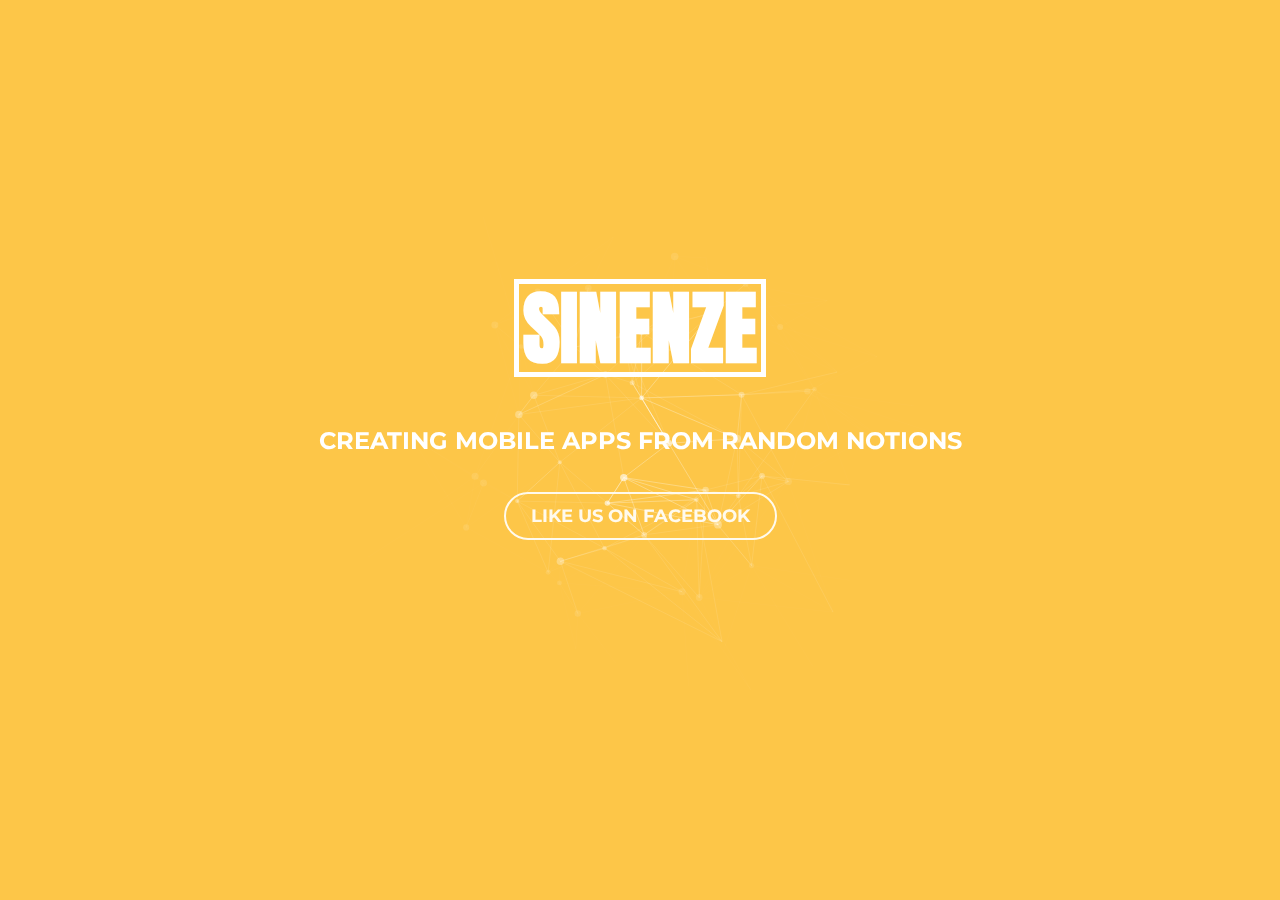
<file: index.html>
<!DOCTYPE html>
<html lang="en">

<head>
	<meta charset="utf-8">
	<meta http-equiv="X-UA-Compatible" content="IE=edge">
	<meta name="viewport" content="width=device-width, initial-scale=1">
	<title>Sinenze</title>
	<link rel="icon" type="image/png" href="./assets/appicon.png">
	<link rel="preconnect" href="https://fonts.googleapis.com">
	<link rel="preconnect" href="https://fonts.gstatic.com" crossorigin>
	<link href="https://fonts.googleapis.com/css2?family=Anton" rel="stylesheet">
	<link href="https://fonts.googleapis.com/css?family=Montserrat:700,900" rel="stylesheet">
	<link type="text/css" rel="stylesheet" href="css/style.css" />
</head>

<body>
	<div id="container" class="container">
		<canvas id="con-dots" width="892" height="100%"></canvas>
		<div id="content" class="content">
			<h1 class="content-main">Sinenze</h1>
			<h2>Creating mobile apps from random notions</h2>
			<br>
			<a href="https://www.facebook.com/sinenze" class="contact-btn">Like us on Facebook</a>
		</div>         
	</div>
	<script type="text/javascript" src="./js/TweenLite.min.js"></script>
	<script type="text/javascript" src="./js/EasePack.min.js"></script>
	<script type="text/javascript" src="./js/ConDots.js"></script>
</body>

</html>
</file>
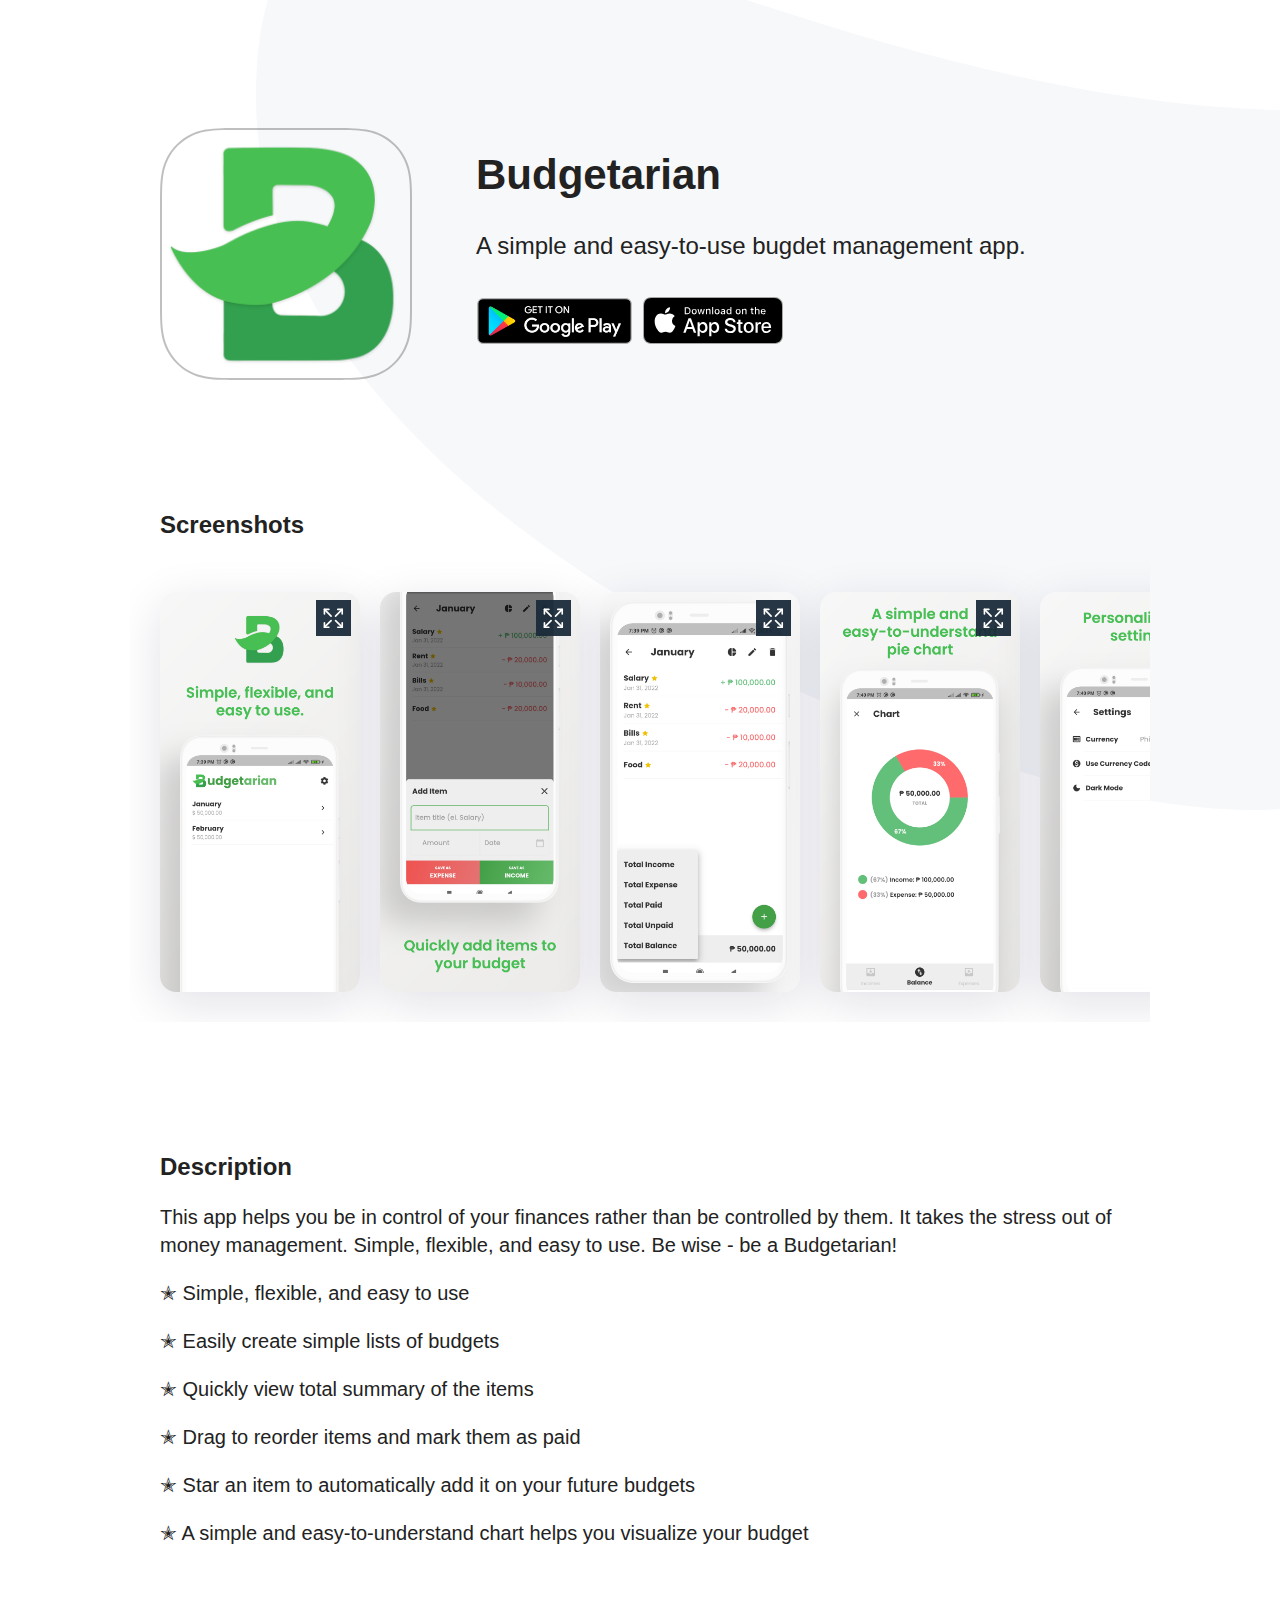
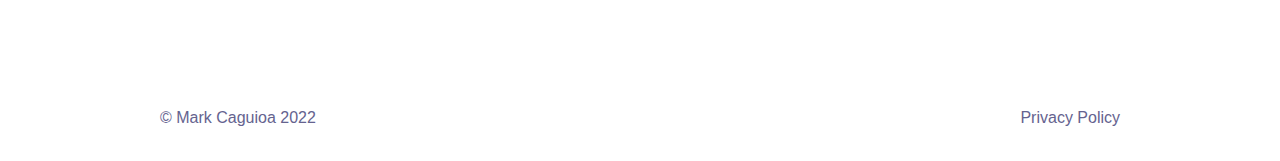
<file: apps/budgetarian/index.html>
<!DOCTYPE html>
<html lang="en">
   <head>
      <meta http-equiv="Content-Type" content="text/html; charset=UTF-8">
      <style id="stndz-style"></style>
      <meta http-equiv="X-UA-Compatible" content="IE=edge">
      <meta name="viewport" content="width=device-width, initial-scale=1.0, maximum-scale=1.0, user-scalable=no">
      <meta name="description" content="A simple and easy-to-use money-management tool.">
      <meta name="theme-color" content="#efeeff">
      <meta name="msapplication-navbutton-color" content="#efeeff">
      <meta name="apple-mobile-web-app-status-bar-style" content="#efeeff">
      <meta property="og:image" content="appicon.png">
      <link rel="icon" type="image/png" href="images/appicon.png">
      <title>Budgetarian</title>
      <meta name="generator" content="Jekyll v4.2.1">
      <meta property="og:title" content="Budgetarian">
      <meta name="author" content="Mark Caguioa">
      <meta property="og:locale" content="en_US">
      <meta name="description" content="A simple and easy-to-use money-management tool.">
      <meta property="og:description" content="A simple and easy-to-use money-management tool.">
      <link rel="canonical" href="https://sinenze/budgetarian">
      <meta property="og:url" content="https://sinenze/budgetarian/">
      <meta property="og:site_name" content="Budgetarian">
      <link href="../assets/app.css" rel="stylesheet">
   </head>
   <body>
      <main>
         <header class="app__header container">
            <div class="app__logo-wrapper"> 
              <img class="app__logo" src="images/appicon.png" alt="Budgetarian Icon">
            </div>
            <div class="app__infos">
               <h1 class="app__name">Budgetarian</h1>
               <p class="app__description">A simple and easy-to-use bugdet management app.</p>
               <div class="app__buttons"> 
                <a href="https://play.google.com/store/apps/details?id=com.mgcaguioa.budgetarian" class="app__button-play" target="_blank">
                  <img src="../assets/google-play-badge.png" alt="Get on Google Play">
                </a> 
                <a href="https://apps.apple.com/us/app/budgetarian/id1610895267" class="app__button-ios" target="_blank">
                  <img src="../assets/ios.svg" alt="Get on Appstore">
                </a>
               </div>
            </div>
         </header>
         <section class="app__screenshots app__section">
            <div class="container">
               <h2 class="app__section-title">Screenshots</h2>
            </div>
            <div class="app__screenshots-wrapper container-desktop">
               <div class="app__screenshots-list">
                  <a href="images/1.png" class="lightbox tobii-zoom">
                     <img src="images/1.png" class="app__screenshot"> 
                     <div class="tobii-zoom__icon">
                        <svg xmlns="http://www.w3.org/2000/svg" viewBox="0 0 24 24" aria-hidden="true" focusable="false">
                           <path stroke="none" d="M0 0h24v24H0z"></path>
                           <polyline points="16 4 20 4 20 8"></polyline>
                           <line x1="14" y1="10" x2="20" y2="4"></line>
                           <polyline points="8 20 4 20 4 16"></polyline>
                           <line x1="4" y1="20" x2="10" y2="14"></line>
                           <polyline points="16 20 20 20 20 16"></polyline>
                           <line x1="14" y1="14" x2="20" y2="20"></line>
                           <polyline points="8 4 4 4 4 8"></polyline>
                           <line x1="4" y1="4" x2="10" y2="10"></line>
                        </svg>
                     </div>
                  </a>
                  <a href="images/2.png" class="lightbox tobii-zoom">
                     <img src="images/2.png" class="app__screenshot"> 
                     <div class="tobii-zoom__icon">
                        <svg xmlns="http://www.w3.org/2000/svg" viewBox="0 0 24 24" aria-hidden="true" focusable="false">
                           <path stroke="none" d="M0 0h24v24H0z"></path>
                           <polyline points="16 4 20 4 20 8"></polyline>
                           <line x1="14" y1="10" x2="20" y2="4"></line>
                           <polyline points="8 20 4 20 4 16"></polyline>
                           <line x1="4" y1="20" x2="10" y2="14"></line>
                           <polyline points="16 20 20 20 20 16"></polyline>
                           <line x1="14" y1="14" x2="20" y2="20"></line>
                           <polyline points="8 4 4 4 4 8"></polyline>
                           <line x1="4" y1="4" x2="10" y2="10"></line>
                        </svg>
                     </div>
                  </a>
                  <a href="images/3.png" class="lightbox tobii-zoom">
                     <img src="images/3.png" class="app__screenshot"> 
                     <div class="tobii-zoom__icon">
                        <svg xmlns="http://www.w3.org/2000/svg" viewBox="0 0 24 24" aria-hidden="true" focusable="false">
                           <path stroke="none" d="M0 0h24v24H0z"></path>
                           <polyline points="16 4 20 4 20 8"></polyline>
                           <line x1="14" y1="10" x2="20" y2="4"></line>
                           <polyline points="8 20 4 20 4 16"></polyline>
                           <line x1="4" y1="20" x2="10" y2="14"></line>
                           <polyline points="16 20 20 20 20 16"></polyline>
                           <line x1="14" y1="14" x2="20" y2="20"></line>
                           <polyline points="8 4 4 4 4 8"></polyline>
                           <line x1="4" y1="4" x2="10" y2="10"></line>
                        </svg>
                     </div>
                  </a>
                  <a href="images/4.png" class="lightbox tobii-zoom">
                     <img src="images/4.png" class="app__screenshot"> 
                     <div class="tobii-zoom__icon">
                        <svg xmlns="http://www.w3.org/2000/svg" viewBox="0 0 24 24" aria-hidden="true" focusable="false">
                           <path stroke="none" d="M0 0h24v24H0z"></path>
                           <polyline points="16 4 20 4 20 8"></polyline>
                           <line x1="14" y1="10" x2="20" y2="4"></line>
                           <polyline points="8 20 4 20 4 16"></polyline>
                           <line x1="4" y1="20" x2="10" y2="14"></line>
                           <polyline points="16 20 20 20 20 16"></polyline>
                           <line x1="14" y1="14" x2="20" y2="20"></line>
                           <polyline points="8 4 4 4 4 8"></polyline>
                           <line x1="4" y1="4" x2="10" y2="10"></line>
                        </svg>
                     </div>
                  </a>
                  <a href="images/5.png" class="lightbox tobii-zoom">
                     <img src="images/5.png" class="app__screenshot"> 
                     <div class="tobii-zoom__icon">
                        <svg xmlns="http://www.w3.org/2000/svg" viewBox="0 0 24 24" aria-hidden="true" focusable="false">
                           <path stroke="none" d="M0 0h24v24H0z"></path>
                           <polyline points="16 4 20 4 20 8"></polyline>
                           <line x1="14" y1="10" x2="20" y2="4"></line>
                           <polyline points="8 20 4 20 4 16"></polyline>
                           <line x1="4" y1="20" x2="10" y2="14"></line>
                           <polyline points="16 20 20 20 20 16"></polyline>
                           <line x1="14" y1="14" x2="20" y2="20"></line>
                           <polyline points="8 4 4 4 4 8"></polyline>
                           <line x1="4" y1="4" x2="10" y2="10"></line>
                        </svg>
                     </div>
                  </a>
               </div>
            </div>
         </section>
         <section class="app__fulldescription app__section container">
            <h2 class="app__section-title">Description</h2>
            <div class="app__fulldescription-content">
               <p>This app helps you be in control of your finances rather than be controlled by them. It takes the stress out of money management. Simple, flexible, and easy to use. Be wise - be a Budgetarian!</p>
                <p>✭ Simple, flexible, and easy to use</p>
                <p>✭ Easily create simple lists of budgets</p>
                <p>✭ Quickly view total summary of the items</p>
                <p>✭ Drag to reorder items and mark them as paid</p>
                <p>✭ Star an item to automatically add it on your future budgets</p>
                <p>✭ A simple and easy-to-understand chart helps you visualize your budget</p>
            </div>
         </section>
      </main>
      <footer class="footer">
         <div class="container">
            <div class="footer__container">
               <p class="footer__love">© Mark Caguioa 2022</p>
               <p class="footer__love"><a href="privacy-policy.html">Privacy Policy</a></p>
            </div>
         </div>
      </footer>
      <div></div>
   </body>
</html>
</file>
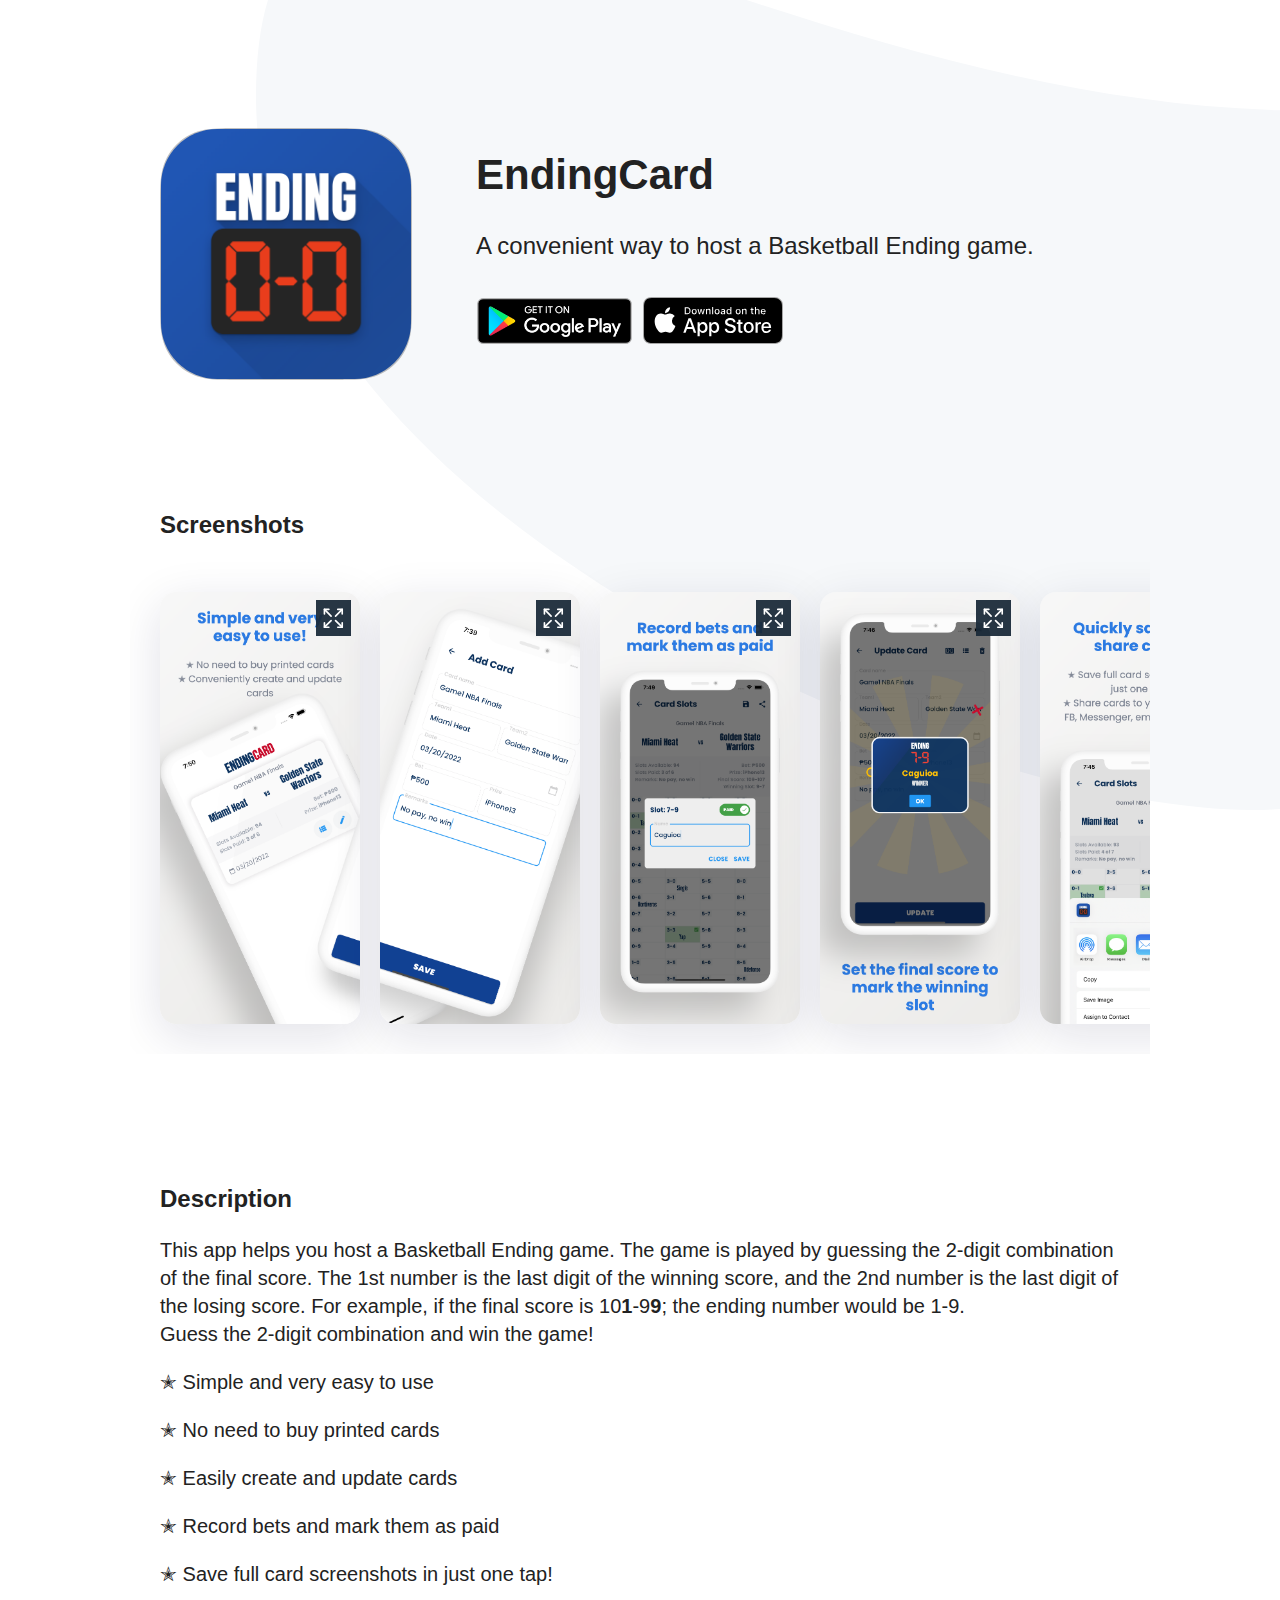
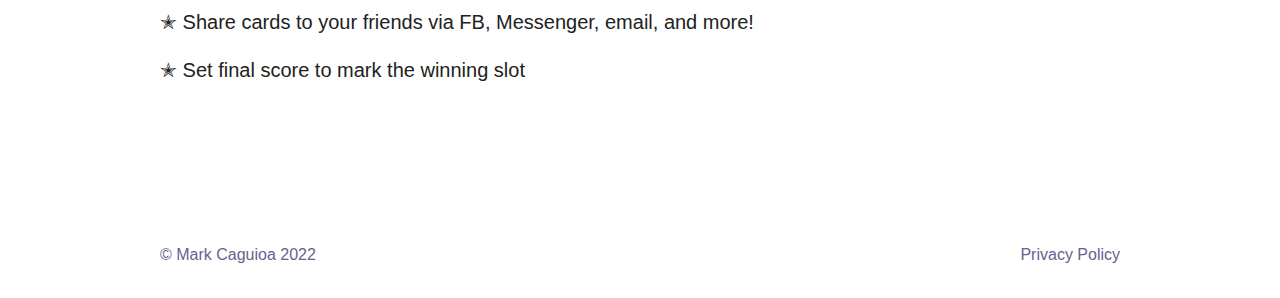
<file: apps/endingcard/index.html>
<!DOCTYPE html>
<html lang="en">
   <head>
      <meta http-equiv="Content-Type" content="text/html; charset=UTF-8">
      <style id="stndz-style"></style>
      <meta http-equiv="X-UA-Compatible" content="IE=edge">
      <meta name="viewport" content="width=device-width, initial-scale=1.0, maximum-scale=1.0, user-scalable=no">
      <meta name="description" content="A simple and easy-to-use money-management tool.">
      <meta name="theme-color" content="#efeeff">
      <meta name="msapplication-navbutton-color" content="#efeeff">
      <meta name="apple-mobile-web-app-status-bar-style" content="#efeeff">
      <meta property="og:image" content="appicon.png">
      <link rel="icon" type="image/png" href="images/appicon.png">
      <title>EndingCard</title>
      <meta name="generator" content="Jekyll v4.2.1">
      <meta property="og:title" content="endingcard">
      <meta name="author" content="Mark Caguioa">
      <meta property="og:locale" content="en_US">
      <meta name="description" content="A simple and easy-to-use money-management tool.">
      <meta property="og:description" content="A simple and easy-to-use money-management tool.">
      <link rel="canonical" href="https://sinenze/endingcard">
      <meta property="og:url" content="https://sinenze/endingcard/">
      <meta property="og:site_name" content="endingcard">
      <link href="../assets/app.css" rel="stylesheet">
   </head>
   <body>
      <main>
         <header class="app__header container">
            <div class="app__logo-wrapper"> 
              <img class="app__logo" src="images/appicon.png" alt="EndingCard Icon">
            </div>
            <div class="app__infos">
               <h1 class="app__name">EndingCard</h1>
               <p class="app__description">A convenient way to host a Basketball Ending game.</p>
               <div class="app__buttons"> 
                <a href="https://play.google.com/store/apps/details?id=com.mgcaguioa.endingcard" class="app__button-play" target="_blank">
                  <img src="../assets/google-play-badge.png" alt="Get on Google Play">
                </a> 
                <a href="https://apps.apple.com/us/app/endingcard/id1614413022" class="app__button-ios" target="_blank">
                  <img src="../assets/ios.svg" alt="Get on Appstore">
                </a>
               </div>
            </div>
         </header>
         <section class="app__screenshots app__section">
            <div class="container">
               <h2 class="app__section-title">Screenshots</h2>
            </div>
            <div class="app__screenshots-wrapper container-desktop">
               <div class="app__screenshots-list">
                  <a href="images/1.png" class="lightbox tobii-zoom">
                     <img src="images/1.png" class="app__screenshot"> 
                     <div class="tobii-zoom__icon">
                        <svg xmlns="http://www.w3.org/2000/svg" viewBox="0 0 24 24" aria-hidden="true" focusable="false">
                           <path stroke="none" d="M0 0h24v24H0z"></path>
                           <polyline points="16 4 20 4 20 8"></polyline>
                           <line x1="14" y1="10" x2="20" y2="4"></line>
                           <polyline points="8 20 4 20 4 16"></polyline>
                           <line x1="4" y1="20" x2="10" y2="14"></line>
                           <polyline points="16 20 20 20 20 16"></polyline>
                           <line x1="14" y1="14" x2="20" y2="20"></line>
                           <polyline points="8 4 4 4 4 8"></polyline>
                           <line x1="4" y1="4" x2="10" y2="10"></line>
                        </svg>
                     </div>
                  </a>
                  <a href="images/2.png" class="lightbox tobii-zoom">
                     <img src="images/2.png" class="app__screenshot"> 
                     <div class="tobii-zoom__icon">
                        <svg xmlns="http://www.w3.org/2000/svg" viewBox="0 0 24 24" aria-hidden="true" focusable="false">
                           <path stroke="none" d="M0 0h24v24H0z"></path>
                           <polyline points="16 4 20 4 20 8"></polyline>
                           <line x1="14" y1="10" x2="20" y2="4"></line>
                           <polyline points="8 20 4 20 4 16"></polyline>
                           <line x1="4" y1="20" x2="10" y2="14"></line>
                           <polyline points="16 20 20 20 20 16"></polyline>
                           <line x1="14" y1="14" x2="20" y2="20"></line>
                           <polyline points="8 4 4 4 4 8"></polyline>
                           <line x1="4" y1="4" x2="10" y2="10"></line>
                        </svg>
                     </div>
                  </a>
                  <a href="images/3.png" class="lightbox tobii-zoom">
                     <img src="images/3.png" class="app__screenshot"> 
                     <div class="tobii-zoom__icon">
                        <svg xmlns="http://www.w3.org/2000/svg" viewBox="0 0 24 24" aria-hidden="true" focusable="false">
                           <path stroke="none" d="M0 0h24v24H0z"></path>
                           <polyline points="16 4 20 4 20 8"></polyline>
                           <line x1="14" y1="10" x2="20" y2="4"></line>
                           <polyline points="8 20 4 20 4 16"></polyline>
                           <line x1="4" y1="20" x2="10" y2="14"></line>
                           <polyline points="16 20 20 20 20 16"></polyline>
                           <line x1="14" y1="14" x2="20" y2="20"></line>
                           <polyline points="8 4 4 4 4 8"></polyline>
                           <line x1="4" y1="4" x2="10" y2="10"></line>
                        </svg>
                     </div>
                  </a>
                  <a href="images/4.png" class="lightbox tobii-zoom">
                     <img src="images/4.png" class="app__screenshot"> 
                     <div class="tobii-zoom__icon">
                        <svg xmlns="http://www.w3.org/2000/svg" viewBox="0 0 24 24" aria-hidden="true" focusable="false">
                           <path stroke="none" d="M0 0h24v24H0z"></path>
                           <polyline points="16 4 20 4 20 8"></polyline>
                           <line x1="14" y1="10" x2="20" y2="4"></line>
                           <polyline points="8 20 4 20 4 16"></polyline>
                           <line x1="4" y1="20" x2="10" y2="14"></line>
                           <polyline points="16 20 20 20 20 16"></polyline>
                           <line x1="14" y1="14" x2="20" y2="20"></line>
                           <polyline points="8 4 4 4 4 8"></polyline>
                           <line x1="4" y1="4" x2="10" y2="10"></line>
                        </svg>
                     </div>
                  </a>
                  <a href="images/5.png" class="lightbox tobii-zoom">
                     <img src="images/5.png" class="app__screenshot"> 
                     <div class="tobii-zoom__icon">
                        <svg xmlns="http://www.w3.org/2000/svg" viewBox="0 0 24 24" aria-hidden="true" focusable="false">
                           <path stroke="none" d="M0 0h24v24H0z"></path>
                           <polyline points="16 4 20 4 20 8"></polyline>
                           <line x1="14" y1="10" x2="20" y2="4"></line>
                           <polyline points="8 20 4 20 4 16"></polyline>
                           <line x1="4" y1="20" x2="10" y2="14"></line>
                           <polyline points="16 20 20 20 20 16"></polyline>
                           <line x1="14" y1="14" x2="20" y2="20"></line>
                           <polyline points="8 4 4 4 4 8"></polyline>
                           <line x1="4" y1="4" x2="10" y2="10"></line>
                        </svg>
                     </div>
                  </a>
               </div>
            </div>
         </section>
         <section class="app__fulldescription app__section container">
            <h2 class="app__section-title">Description</h2>
            <div class="app__fulldescription-content">
               <p>This app helps you host a Basketball Ending game. The game is played by guessing the 2-digit combination of the final score. The 1st number is the last digit of the winning score, and the 2nd number is the last digit of the losing score. For example, if the final score is 10<b>1</b>-9<b>9</b>; the ending number would be 1-9.<br>Guess the 2-digit combination and win the game!</p>
               <p>✭ Simple and very easy to use</p>
               <p>✭ No need to buy printed cards</p>
               <p>✭ Easily create and update cards</p>
               <p>✭ Record bets and mark them as paid</p>
               <p>✭ Save full card screenshots in just one tap!</p>
               <p>✭ Share cards to your friends via FB, Messenger, email, and more!</p>
               <p>✭ Set final score to mark the winning slot</p>
            </div>
         </section>
      </main>
      <footer class="footer">
         <div class="container">
            <div class="footer__container">
               <p class="footer__love">© Mark Caguioa 2022</p>
               <p class="footer__love"><a href="privacy-policy.html">Privacy Policy</a></p>
            </div>
         </div>
      </footer>
      <div></div>
   </body>
</html>
</file>
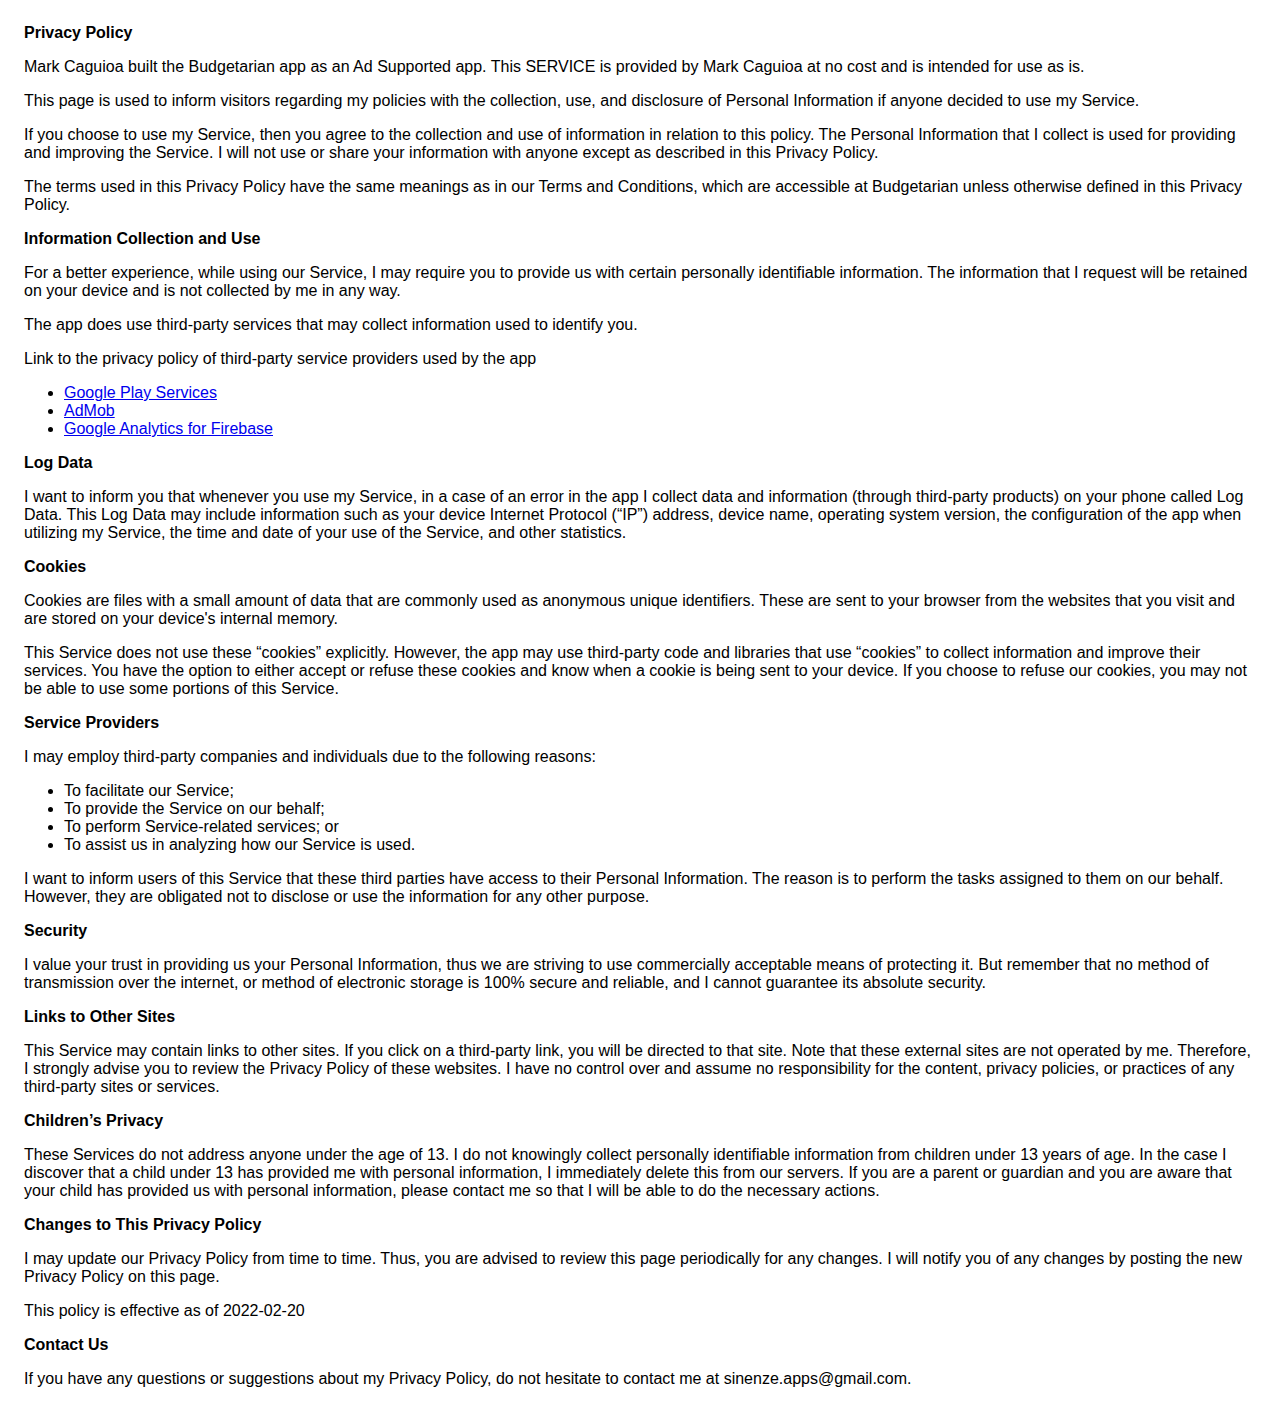
<file: budgetarian/privacy-policy.html>
<!DOCTYPE html>
<html>
   <head>
      <meta charset='utf-8'>
      <meta name='viewport' content='width=device-width'>
      <title>Privacy Policy</title>
      <style> body { font-family: 'Helvetica Neue', Helvetica, Arial, sans-serif; padding:1em; }
      </style>
   </head>
   <body>
      <strong>Privacy Policy</strong>
      <p>
         Mark Caguioa built the Budgetarian app as
         an Ad Supported app. This SERVICE is provided by
         Mark Caguioa at no cost and is intended for use as
         is.
      </p>
      <p>
         This page is used to inform visitors regarding my
         policies with the collection, use, and disclosure of Personal
         Information if anyone decided to use my Service.
      </p>
      <p>
         If you choose to use my Service, then you agree to
         the collection and use of information in relation to this
         policy. The Personal Information that I collect is
         used for providing and improving the Service. I will not use or share your information with
         anyone except as described in this Privacy Policy.
      </p>
      <p>
         The terms used in this Privacy Policy have the same meanings
         as in our Terms and Conditions, which are accessible at
         Budgetarian unless otherwise defined in this Privacy Policy.
      </p>
      <p><strong>Information Collection and Use</strong></p>
      <p>
         For a better experience, while using our Service, I
         may require you to provide us with certain personally
         identifiable information. The information that
         I request will be retained on your device and is not collected by me in any way.
      </p>
      <div>
         <p>
            The app does use third-party services that may collect
            information used to identify you.
         </p>
         <p>
            Link to the privacy policy of third-party service providers used
            by the app
         </p>
         <ul>
            <li><a href="https://www.google.com/policies/privacy/" target="_blank"
               rel="noopener noreferrer">Google Play Services</a></li>
            <li><a href="https://support.google.com/admob/answer/6128543?hl=en" target="_blank"
               rel="noopener noreferrer">AdMob</a></li>
            <li><a href="https://firebase.google.com/policies/analytics" target="_blank"
               rel="noopener noreferrer">Google Analytics for Firebase</a></li>
            <!----><!----><!---->
            <!----><!----><!----><!----><!----><!----><!----><!----><!----><!----><!----><!----><!---->
            <!----><!----><!----><!----><!----><!----><!----><!----><!---->
         </ul>
      </div>
      <p><strong>Log Data</strong></p>
      <p>
         I want to inform you that whenever you
         use my Service, in a case of an error in the app
         I collect data and information (through third-party
         products) on your phone called Log Data. This Log Data may
         include information such as your device Internet Protocol
         (“IP”) address, device name, operating system version, the
         configuration of the app when utilizing my Service,
         the time and date of your use of the Service, and other
         statistics.
      </p>
      <p><strong>Cookies</strong></p>
      <p>
         Cookies are files with a small amount of data that are
         commonly used as anonymous unique identifiers. These are sent
         to your browser from the websites that you visit and are
         stored on your device's internal memory.
      </p>
      <p>
         This Service does not use these “cookies” explicitly. However,
         the app may use third-party code and libraries that use
         “cookies” to collect information and improve their services.
         You have the option to either accept or refuse these cookies
         and know when a cookie is being sent to your device. If you
         choose to refuse our cookies, you may not be able to use some
         portions of this Service.
      </p>
      <p><strong>Service Providers</strong></p>
      <p>
         I may employ third-party companies and
         individuals due to the following reasons:
      </p>
      <ul>
         <li>To facilitate our Service;</li>
         <li>To provide the Service on our behalf;</li>
         <li>To perform Service-related services; or</li>
         <li>To assist us in analyzing how our Service is used.</li>
      </ul>
      <p>
         I want to inform users of this Service
         that these third parties have access to their Personal
         Information. The reason is to perform the tasks assigned to
         them on our behalf. However, they are obligated not to
         disclose or use the information for any other purpose.
      </p>
      <p><strong>Security</strong></p>
      <p>
         I value your trust in providing us your
         Personal Information, thus we are striving to use commercially
         acceptable means of protecting it. But remember that no method
         of transmission over the internet, or method of electronic
         storage is 100% secure and reliable, and I cannot
         guarantee its absolute security.
      </p>
      <p><strong>Links to Other Sites</strong></p>
      <p>
         This Service may contain links to other sites. If you click on
         a third-party link, you will be directed to that site. Note
         that these external sites are not operated by me.
         Therefore, I strongly advise you to review the
         Privacy Policy of these websites. I have
         no control over and assume no responsibility for the content,
         privacy policies, or practices of any third-party sites or
         services.
      </p>
      <p><strong>Children’s Privacy</strong></p>
      <div>
         <p>
            These Services do not address anyone under the age of 13.
            I do not knowingly collect personally
            identifiable information from children under 13 years of age. In the case
            I discover that a child under 13 has provided
            me with personal information, I immediately
            delete this from our servers. If you are a parent or guardian
            and you are aware that your child has provided us with
            personal information, please contact me so that
            I will be able to do the necessary actions.
         </p>
      </div>
      <!----> 
      <p><strong>Changes to This Privacy Policy</strong></p>
      <p>
         I may update our Privacy Policy from
         time to time. Thus, you are advised to review this page
         periodically for any changes. I will
         notify you of any changes by posting the new Privacy Policy on
         this page.
      </p>
      <p>This policy is effective as of 2022-02-20</p>
      <p><strong>Contact Us</strong></p>
      <p>
         If you have any questions or suggestions about my
         Privacy Policy, do not hesitate to contact me at sinenze.apps@gmail.com.
      </p>
   </body>
</html>
</file>
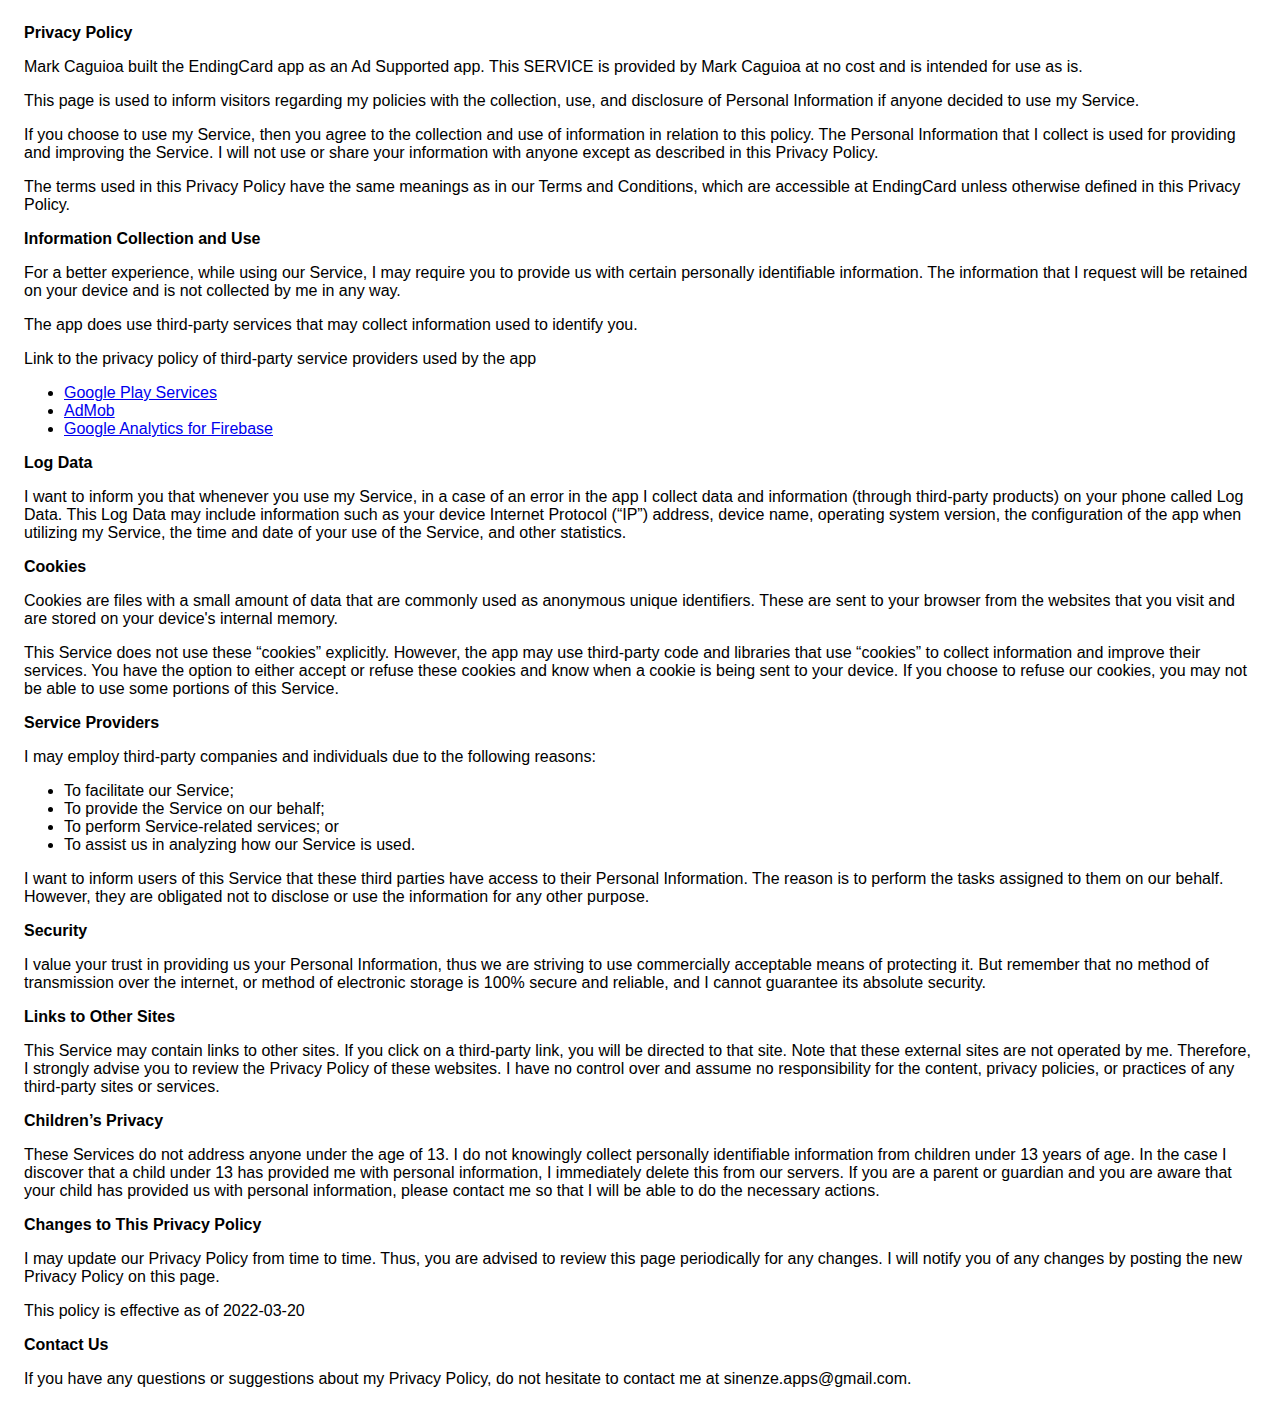
<file: apps/endingcard/privacy-policy.html>
<!DOCTYPE html>
<html>
   <head>
      <meta charset='utf-8'>
      <meta name='viewport' content='width=device-width'>
      <title>Privacy Policy</title>
      <style> body { font-family: 'Helvetica Neue', Helvetica, Arial, sans-serif; padding:1em; }
      </style>
   </head>
   <body>
      <strong>Privacy Policy</strong>
      <p>
         Mark Caguioa built the EndingCard app as
         an Ad Supported app. This SERVICE is provided by
         Mark Caguioa at no cost and is intended for use as
         is.
      </p>
      <p>
         This page is used to inform visitors regarding my
         policies with the collection, use, and disclosure of Personal
         Information if anyone decided to use my Service.
      </p>
      <p>
         If you choose to use my Service, then you agree to
         the collection and use of information in relation to this
         policy. The Personal Information that I collect is
         used for providing and improving the Service. I will not use or share your information with
         anyone except as described in this Privacy Policy.
      </p>
      <p>
         The terms used in this Privacy Policy have the same meanings
         as in our Terms and Conditions, which are accessible at
         EndingCard unless otherwise defined in this Privacy Policy.
      </p>
      <p><strong>Information Collection and Use</strong></p>
      <p>
         For a better experience, while using our Service, I
         may require you to provide us with certain personally
         identifiable information. The information that
         I request will be retained on your device and is not collected by me in any way.
      </p>
      <div>
         <p>
            The app does use third-party services that may collect
            information used to identify you.
         </p>
         <p>
            Link to the privacy policy of third-party service providers used
            by the app
         </p>
         <ul>
            <li><a href="https://www.google.com/policies/privacy/" target="_blank"
               rel="noopener noreferrer">Google Play Services</a></li>
            <li><a href="https://support.google.com/admob/answer/6128543?hl=en" target="_blank"
               rel="noopener noreferrer">AdMob</a></li>
            <li><a href="https://firebase.google.com/policies/analytics" target="_blank"
               rel="noopener noreferrer">Google Analytics for Firebase</a></li>
            <!----><!----><!---->
            <!----><!----><!----><!----><!----><!----><!----><!----><!----><!----><!----><!----><!---->
            <!----><!----><!----><!----><!----><!----><!----><!----><!---->
         </ul>
      </div>
      <p><strong>Log Data</strong></p>
      <p>
         I want to inform you that whenever you
         use my Service, in a case of an error in the app
         I collect data and information (through third-party
         products) on your phone called Log Data. This Log Data may
         include information such as your device Internet Protocol
         (“IP”) address, device name, operating system version, the
         configuration of the app when utilizing my Service,
         the time and date of your use of the Service, and other
         statistics.
      </p>
      <p><strong>Cookies</strong></p>
      <p>
         Cookies are files with a small amount of data that are
         commonly used as anonymous unique identifiers. These are sent
         to your browser from the websites that you visit and are
         stored on your device's internal memory.
      </p>
      <p>
         This Service does not use these “cookies” explicitly. However,
         the app may use third-party code and libraries that use
         “cookies” to collect information and improve their services.
         You have the option to either accept or refuse these cookies
         and know when a cookie is being sent to your device. If you
         choose to refuse our cookies, you may not be able to use some
         portions of this Service.
      </p>
      <p><strong>Service Providers</strong></p>
      <p>
         I may employ third-party companies and
         individuals due to the following reasons:
      </p>
      <ul>
         <li>To facilitate our Service;</li>
         <li>To provide the Service on our behalf;</li>
         <li>To perform Service-related services; or</li>
         <li>To assist us in analyzing how our Service is used.</li>
      </ul>
      <p>
         I want to inform users of this Service
         that these third parties have access to their Personal
         Information. The reason is to perform the tasks assigned to
         them on our behalf. However, they are obligated not to
         disclose or use the information for any other purpose.
      </p>
      <p><strong>Security</strong></p>
      <p>
         I value your trust in providing us your
         Personal Information, thus we are striving to use commercially
         acceptable means of protecting it. But remember that no method
         of transmission over the internet, or method of electronic
         storage is 100% secure and reliable, and I cannot
         guarantee its absolute security.
      </p>
      <p><strong>Links to Other Sites</strong></p>
      <p>
         This Service may contain links to other sites. If you click on
         a third-party link, you will be directed to that site. Note
         that these external sites are not operated by me.
         Therefore, I strongly advise you to review the
         Privacy Policy of these websites. I have
         no control over and assume no responsibility for the content,
         privacy policies, or practices of any third-party sites or
         services.
      </p>
      <p><strong>Children’s Privacy</strong></p>
      <div>
         <p>
            These Services do not address anyone under the age of 13.
            I do not knowingly collect personally
            identifiable information from children under 13 years of age. In the case
            I discover that a child under 13 has provided
            me with personal information, I immediately
            delete this from our servers. If you are a parent or guardian
            and you are aware that your child has provided us with
            personal information, please contact me so that
            I will be able to do the necessary actions.
         </p>
      </div>
      <!----> 
      <p><strong>Changes to This Privacy Policy</strong></p>
      <p>
         I may update our Privacy Policy from
         time to time. Thus, you are advised to review this page
         periodically for any changes. I will
         notify you of any changes by posting the new Privacy Policy on
         this page.
      </p>
      <p>This policy is effective as of 2022-03-20</p>
      <p><strong>Contact Us</strong></p>
      <p>
         If you have any questions or suggestions about my
         Privacy Policy, do not hesitate to contact me at sinenze.apps@gmail.com.
      </p>
   </body>
</html>
</file>
<file: css/style.css>
* {
  -webkit-box-sizing: border-box;
          box-sizing: border-box;
}

body {
  padding: 0;
  margin: 0;
  background:#FDC648;
}

#container {
  position: relative;
}

#container canvas {
  position: absolute;
  width:100%;
  margin:0 auto;
}

#content .content {
  position: absolute;
  width: 100%;
  height: 100%;
  background-size: cover;
  left: 50%;
  top: 50%;
  -webkit-transform: translate(-50%, -50%);
      -ms-transform: translate(-50%, -50%);
          transform: translate(-50%, -50%);
}

.content {
  line-height: 1;
  text-align: center;
  width: 100%;
  height: 50%;
  overflow: auto;
  margin: auto;
  position: absolute;
  top: 0; left: 0; bottom: 0; right: 0;
}

.content .content-main {
  position: relative;
}

.content h1 {
  font-family: 'Anton', sans-serif;
  position: absolute;
  font-size: 80px;
  font-weight: 900;
  margin-bottom: 32px;
  padding: 4px;
  color: #fff;
  text-transform: uppercase;
  display: inline-block;
  border: 5px solid #FFF;
}

.content h2 {
  font-family: 'Montserrat', sans-serif;
  font-size: 24px;
  font-weight: 700;
  text-transform: uppercase;
  color: #fff;
  margin-top: 20px;
  margin-bottom: 15px;
}

.content .home-btn, .content .contact-btn {
  font-family: 'Montserrat', sans-serif;
  display: inline-block;
  font-weight: 700;
  text-decoration: none;
  background-color: transparent;
  border: 2px solid transparent;
  text-transform: uppercase;
  padding: 13px 25px;
  font-size: 18px;
  border-radius: 40px;
  margin: 8px;
  -webkit-transition: 0.2s all;
  transition: 0.2s all;
}

.content .home-btn:hover, .content .contact-btn:hover {
  opacity: 0.9;
}

.content .home-btn {
  color: rgba(255, 0, 36, 0.7);
  background: #fff;
}

.content .contact-btn {
  border: 2px solid rgba(255, 255, 255, 0.9);
  color: rgba(255, 255, 255, 0.9);
}
</file>
<file: apps/assets/app.css>
/*! normalize.css v8.0.1 | MIT License | github.com/necolas/normalize.css */

html {
	-webkit-text-size-adjust: 100%;
	line-height: 1.15
}

body {
	margin: 0
}

main {
	display: block
}

h1 {
	font-size: 2em;
	margin: .67em 0
}

hr {
	box-sizing: content-box;
	height: 0;
	overflow: visible
}

pre {
	font-family: monospace, monospace;
	font-size: 1em
}

a {
	background-color: transparent
}

abbr[title] {
	border-bottom: none;
	text-decoration: underline;
	-webkit-text-decoration: underline dotted;
	text-decoration: underline dotted
}

b,
strong {
	font-weight: bolder
}

code,
kbd,
samp {
	font-family: monospace, monospace;
	font-size: 1em
}

small {
	font-size: 80%
}

sub,
sup {
	font-size: 75%;
	line-height: 0;
	position: relative;
	vertical-align: baseline
}

sub {
	bottom: -.25em
}

sup {
	top: -.5em
}

img {
	border-style: none
}

button,
input,
optgroup,
select,
textarea {
	font-family: inherit;
	font-size: 100%;
	line-height: 1.15;
	margin: 0
}

button,
input {
	overflow: visible
}

button,
select {
	text-transform: none
}

[type=button],
[type=reset],
[type=submit],
button {
	-webkit-appearance: button
}

[type=button]::-moz-focus-inner,
[type=reset]::-moz-focus-inner,
[type=submit]::-moz-focus-inner,
button::-moz-focus-inner {
	border-style: none;
	padding: 0
}

[type=button]:-moz-focusring,
[type=reset]:-moz-focusring,
[type=submit]:-moz-focusring,
button:-moz-focusring {
	outline: 1px dotted ButtonText
}

fieldset {
	padding: .35em .75em .625em
}

legend {
	box-sizing: border-box;
	color: inherit;
	display: table;
	max-width: 100%;
	padding: 0;
	white-space: normal
}

progress {
	vertical-align: baseline
}

textarea {
	overflow: auto
}

[type=checkbox],
[type=radio] {
	box-sizing: border-box;
	padding: 0
}

[type=number]::-webkit-inner-spin-button,
[type=number]::-webkit-outer-spin-button {
	height: auto
}

[type=search] {
	-webkit-appearance: textfield;
	outline-offset: -2px
}

[type=search]::-webkit-search-decoration {
	-webkit-appearance: none
}

::-webkit-file-upload-button {
	-webkit-appearance: button;
	font: inherit
}

details {
	display: block
}

summary {
	display: list-item
}

[hidden],
template {
	display: none
}

:root {
	--base-font-size: 18px;
	--transition-duration: 0.3s;
	--transition-timing-function: cubic-bezier(0.19, 1, 0.22, 1);
	--zoom-icon-background: rgba(25, 41, 56, 0.94);
	--zoom-icon-color: #fff;
	--lightbox-background: rgba(0, 0, 0, 0.85);
	--lightbox-z-index: 1337;
	--caption-background: rgba(0, 0, 0, 0.8);
	--caption-color: #eee;
	--counter-background: transparent;
	--counter-color: #fff;
	--button-background: transparent;
	--button-navigation-background: rgba(0, 0, 0, 0.5);
	--button-color: #fff;
	--loader-color: #fff;
	--slide-max-height: calc(100vh - 2.77778em);
	--slide-max-width: 100vw
}

.tobii-zoom {
	border: 0;
	box-shadow: none;
	display: inline-block;
	position: relative;
	text-decoration: none
}

.tobii-zoom img {
	display: block
}

.tobii-zoom__icon {
	align-items: center;
	background-color: var(--zoom-icon-background);
	color: var(--zoom-icon-color);
	display: flex;
	height: 1.77778em;
	justify-content: center;
	line-height: 1;
	position: absolute;
	right: .44444em;
	top: .44444em;
	width: 1.77778em
}

.tobii-zoom__icon svg {
	fill: none;
	stroke-linecap: round;
	stroke-linejoin: round;
	stroke-width: 1.5;
	stroke: currentColor;
	height: 1.33333em;
	pointer-events: none;
	width: 1.33333em
}

.tobii-is-open {
	overflow-y: hidden
}

.tobii {
	background-color: var(--lightbox-background);
	bottom: 0;
	box-sizing: border-box;
	contain: strict;
	font-size: var(--base-font-size);
	left: 0;
	line-height: 1.5;
	overflow: hidden;
	position: fixed;
	right: 0;
	top: 0;
	z-index: var(--lightbox-z-index)
}

.tobii[aria-hidden=true] {
	display: none
}

.tobii *,
.tobii :after,
.tobii :before {
	box-sizing: inherit
}

.tobii__slider {
	bottom: 0;
	left: 0;
	position: absolute;
	right: 0;
	top: 2.77778em;
	will-change: transform
}

.tobii__slider[aria-hidden=true] {
	display: none
}

@media screen and (prefers-reduced-motion:no-preference) {
	.tobii__slider--animate:not(.tobii__slider--is-dragging) {
		transition-duration: var(--transition-duration);
		transition-property: transform;
		transition-timing-function: var(--transition-timing-function)
	}
}

.tobii__slider--is-draggable [data-type] {
	cursor: -webkit-grab;
	cursor: grab
}

.tobii__slider--is-dragging [data-type] {
	cursor: -webkit-grabbing;
	cursor: grabbing
}

.tobii__slide {
	align-items: center;
	display: flex;
	height: 100%;
	justify-content: center;
	width: 100%
}

.tobii__slide:not(.tobii__slide--is-active) {
	visibility: hidden
}

@media screen and (prefers-reduced-motion:no-preference) {
	.tobii__slide:not(.tobii__slide--is-active) {
		transition-duration: var(--transition-duration);
		transition-property: visibility;
		transition-timing-function: var(--transition-timing-function)
	}
}

.tobii__slide [data-type] {
	-ms-scroll-chaining: none;
	max-height: var(--slide-max-height);
	max-width: var(--slide-max-width);
	overflow: hidden;
	overflow-y: auto;
	overscroll-behavior: contain
}

.tobii__slide iframe,
.tobii__slide video {
	display: block!important
}

.tobii__slide figure {
	margin: 0;
	position: relative
}

.tobii__slide figure>img {
	display: block;
	height: auto;
	max-height: var(--slide-max-height);
	max-width: var(--slide-max-width);
	width: auto
}

.tobii__slide figure>figcaption {
	background-color: var(--caption-background);
	bottom: 0;
	color: var(--caption-color);
	padding: .22222em .44444em;
	position: absolute;
	white-space: pre-wrap;
	width: 100%
}

.tobii__slide [data-type=html] video {
	cursor: auto;
	max-height: var(--slide-max-height);
	max-width: var(--slide-max-width)
}

.tobii__slide [data-type=iframe] {
	-webkit-overflow-scrolling: touch;
	transform: translateZ(0)
}

.tobii__slide [data-type=iframe] iframe {
	height: var(--slide-max-height);
	width: var(--slide-max-width)
}

.tobii__btn {
	-webkit-appearance: none;
	-moz-appearance: none;
	appearance: none;
	background-color: var(--button-background);
	border: .05556em solid transparent;
	color: var(--button-color);
	cursor: pointer;
	font: inherit;
	line-height: 1;
	margin: 0;
	opacity: .5;
	padding: 0;
	position: absolute;
	touch-action: manipulation;
	will-change: opacity;
	z-index: 1
}

@media screen and (prefers-reduced-motion:no-preference) {
	.tobii__btn {
		transition-duration: var(--transition-duration);
		transition-property: opacity, transform;
		transition-timing-function: var(--transition-timing-function);
		will-change: opacity, transform
	}
}

.tobii__btn svg {
	fill: none;
	stroke-linecap: round;
	stroke-linejoin: round;
	stroke-width: 1;
	stroke: currentColor;
	height: 3.33333em;
	pointer-events: none;
	width: 3.33333em
}

.tobii__btn--next,
.tobii__btn--previous {
	background-color: var(--button-navigation-background);
	border-radius: .27778em;
	top: 50%;
	transform: translateY(-50%)
}

.tobii__btn--previous {
	left: .88889em
}

.tobii__btn--next {
	right: .88889em
}

.tobii__btn--close {
	height: 2.22222em;
	right: .27778em;
	top: .27778em;
	width: 2.22222em
}

.tobii__btn--close svg {
	height: 100%;
	transform: scale(1.4);
	width: 100%
}

.tobii__btn:disabled,
.tobii__btn[aria-hidden=true] {
	cursor: default;
	visibility: hidden
}

.tobii__counter {
	background-color: var(--counter-background);
	color: var(--counter-color);
	font-size: 1.11111em;
	left: .83333em;
	line-height: 1;
	opacity: .8;
	position: absolute;
	top: .83333em;
	z-index: 1
}

.tobii__counter[aria-hidden=true] {
	display: none
}

.tobii__loader {
	display: inline-block;
	height: 5.55556em;
	left: 50%;
	position: absolute;
	top: 50%;
	transform: translate(-50%, -50%);
	width: 5.55556em
}

.tobii__loader:before {
	-webkit-animation: spin 1s infinite;
	animation: spin 1s infinite;
	border: .22222em solid #949ba3;
	border-radius: 100%;
	border-top: .22222em solid var(--loader-color);
	bottom: 0;
	content: "";
	left: 0;
	position: absolute;
	right: 0;
	top: 0;
	z-index: 1
}

@-webkit-keyframes spin {
	to {
		transform: rotate(1turn)
	}
}

@keyframes spin {
	to {
		transform: rotate(1turn)
	}
}

.tobii__slide .tobii-html {
	background: #fff;
	max-width: 800px;
	padding: 10px 20px
}

:root {
	--font-xl: 42px;
	--font-lg: 24px;
	--font-md: 20px;
	--font-sm: 18px;
	--font-xs: 16px;
	--font-xxs: 14px
}

@media (max-width:768px) {
	:root {
		--font-xl: 18px;
		--font-lg: 16px;
		--font-md: 14px;
		--font-sm: 12px;
		--font-xs: 12px;
		--font-xxs: 12px
	}
}

body {
	background-image: url([data-uri]);
	background-position-x: 20vw;
	background-position-y: -10vh;
	background-repeat: no-repeat;
	background-size: cover;
	background-attachment: fixed!important;
	color: #222;
	display: flex;
	flex-direction: column;
	font-family: -apple-system, BlinkMacSystemFont, Segoe UI, Roboto, Oxygen-Sans, Ubuntu, Cantarell, Helvetica Neue, sans-serif;
	font-size: var(--font-md);
	line-height: 1.4;
	min-height: 100vh
}

main {
	flex: 1;
	width: 100%
}

a {
	color: #65638f;
	text-decoration: none
}

a:hover {
	color: #5a51fe
}

.button {
	background: linear-gradient(65deg, #da552f, #ea8e39);
	border: none;
	border-radius: 2px;
	box-shadow: 0 8px 24px rgba(32, 43, 54, .12);
	color: #fff;
	cursor: pointer;
	display: flex;
	display: inline-flex;
	font-family: Heebo, sans-serif;
	font-size: var(--font-xxs);
	font-weight: 700;
	justify-content: center;
	letter-spacing: 0;
	line-height: 16px;
	mix-blend-mode: multiply;
	padding: 16px 32px;
	text-align: center;
	text-decoration: none!important;
	text-transform: uppercase;
	transition: all .15s ease;
	white-space: nowrap
}

.button:hover {
	box-shadow: 0 8px 24px rgba(32, 43, 54, .25);
	color: #fff
}

.button--link {
	background: transparent;
	box-shadow: none;
	color: #5a51fe
}

.button--link:hover {
	box-shadow: none;
	color: #8751fe
}

.accent {
	color: #5a51fe
}

.container {
	margin: auto;
	max-width: 960px;
	padding: 0 30px
}

h1,
h2 {
	font-family: Heebo, sans-serif
}

.container-desktop {
	margin: auto;
	max-width: 960px;
	padding: 0 30px
}

@media (max-width:768px) {
	.container-desktop {
		max-width: 100%;
		padding: 0
	}
}

.tobi-zoom__icon {
	display: none
}

.app__header {
	align-items: center;
	display: flex;
	flex-direction: row;
	margin-bottom: 128px;
	margin-top: 128px
}

@media (max-width:768px) {
	.app__header {
		align-items: flex-start;
		margin-bottom: 16px;
		margin-top: 32px
	}
}

.app__logo-wrapper {
	background-image: url(ios-mask-border-128.svg);
	background-repeat: no-repeat;
	background-size: contain;
	display: inline-block;
	height: 100%;
	margin-right: 64px;
	max-height: 250px;
	max-width: 250px;
	padding: 1px;
	width: 100%
}

@media (max-width:768px) {
	.app__logo-wrapper {
		margin-right: 16px;
		max-height: 100px;
		max-width: 100px
	}
}

.app__logo {
	border-radius: 22.5%;
	mask-size: cover;
	width: 100%;
	height: auto;
}

.app__name {
	font-size: var(--font-xl);
	margin: 0
}

.app__description {
	font-size: var(--font-lg)
}

@media (max-width:768px) {
	.app__description {
		margin-bottom: 0;
		margin-top: 8px
	}
}

.app__screenshots-list {
	grid-column-gap: 20px;
	display: grid;
	grid-template-columns: 200px 200px 200px 200px 200px 200px;
	padding: 30px 0
}

@media (max-width:768px) {
	.app__screenshots-list {
		padding: 32px;
		width: 800px
	}
}

.app__screenshot {
	border-radius: 16px;
	box-shadow: 0 12px 48px rgba(17, 16, 62, .12);
	cursor: pointer;
	transform: scale(1);
	transition: all .3s ease-in-out;
	width: 100%
}

.app__screenshot:hover {
	box-shadow: 0 24px 48px rgba(17, 16, 62, .12);
	transform: scale(1.05)
}

.app__screenshots-wrapper {
	overflow-y: auto
}

.app__buttons {
	align-items: center;
	display: flex;
	flex-direction: row;
	margin-left: -9.8px
}

.app__buttons--mobile {
	display: none
}

@media (max-width:768px) {
	.app__buttons {
		margin-bottom: 64px;
		margin-left: 0
	}
	.app__buttons--mobile {
		display: flex;
		justify-content: center
	}
	.app__buttons--desktop {
		display: none
	}
}

.app__button-play img {
	width: 176.4px
}

.app__button-ios img {
	width: 140px
}

.app__button-web {
	margin-left: 12px
}

.app__button-web img {
	width: 157px
}

@media (max-width:768px) {
	.app__button-play img {
		width: 126px
	}
	.app__button-ios img {
		width: 100px
	}
	.app__button-web {
		margin-left: 8px
	}
	.app__button-web img {
		width: 112px
	}
}

.app__section-title {
	font-size: var(--font-lg)
}

.app__section {
	margin-bottom: 128px
}

@media (max-width:768px) {
	.app__section {
		margin-bottom: 64px
	}
}

.app__featured-content {
	grid-column-gap: 32px;
	align-items: center;
	display: grid;
	grid-template-columns: 1fr 1fr 1fr 1fr
}

@media (max-width:768px) {
	.app__featured-content {
		display: block;
		padding: 32px
	}
}

.app__featured-image {
	margin: auto;
	width: 100%
}

.footer {
	padding: 16px 0
}

.footer,
.footer a {
	font-size: var(--font-xs)!important
}

.footer__container {
	align-items: center;
	color: #65638f;
	display: flex;
	justify-content: space-between;
	width: 100%
}

@media (max-width:768px) {
	.footer__container {
		align-items: flex-start;
		flex-direction: column-reverse
	}
}

.footer__links {
	display: flex;
	list-style: none;
	padding-left: 0
}

.footer__link {
	margin-left: 32px
}

@media (max-width:768px) {
	.footer__link {
		margin-left: 0;
		margin-right: 8px
	}
}

.page {
	margin: auto;
	max-width: 960px;
	padding: 0 30px
}

.darkmode-toggle {
	z-index: 500
}

.darkmode-background {
	background-image: url([data-uri])!important;
	background-position-x: 20vw!important;
	background-position-y: -10vh!important;
	background-repeat: no-repeat!important;
	background-size: cover!important;
	background-attachment: fixed!important;
}}
</file>
